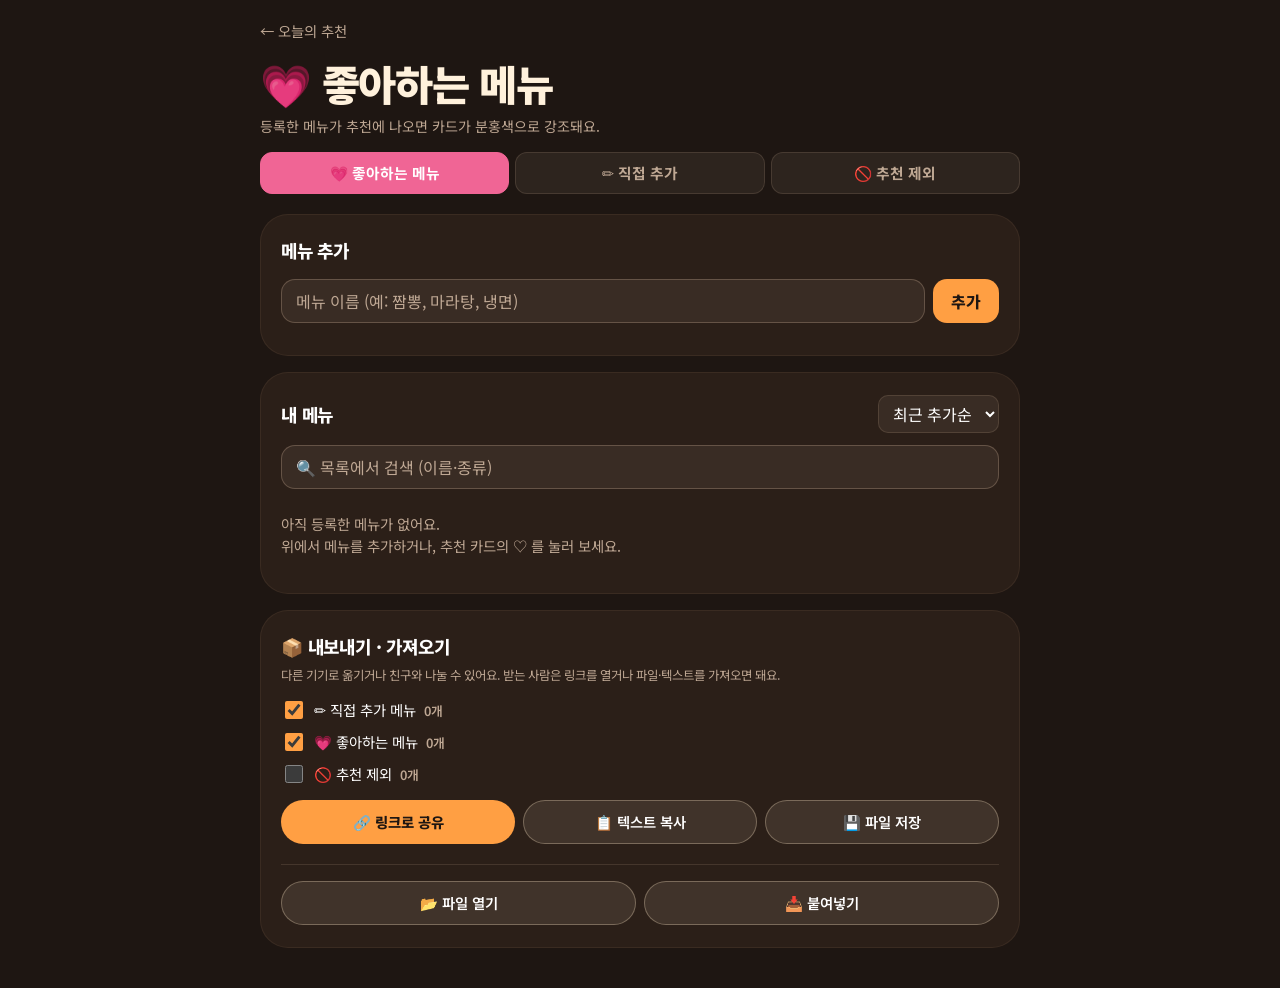
<file: favorites.html>
<!DOCTYPE html>
<html lang="ko">
<head>
  <meta charset="UTF-8" />
  <meta name="viewport" content="width=device-width, initial-scale=1, viewport-fit=cover" />
  <meta name="color-scheme" content="dark" />
  <meta name="theme-color" content="#1E1612" />
  <title>내 메뉴 관리 · 오늘 뭐 먹지?</title>
  <link rel="icon" type="image/svg+xml" href="icon/icon.svg" />
  <link rel="icon" type="image/png" sizes="128x128" href="icon/icon_128.png" />
  <link rel="apple-touch-icon" href="icon/icon_512.png" />
  <link rel="preconnect" href="https://fonts.googleapis.com" />
  <link href="https://fonts.googleapis.com/css2?family=Noto+Sans+KR:wght@400;500;600;700;800;900&display=swap" rel="stylesheet" />
  <link rel="stylesheet" href="style.css" />
</head>
<body class="fav-page">
  <header class="fp-head">
    <a class="fp-back" href="./">← 오늘의 추천</a>
    <h1 id="fp-title">💗 좋아하는 메뉴</h1>
    <p class="fp-sub"><span id="fp-desc"></span> <b id="fp-total"></b></p>
    <div class="fp-tabs" role="tablist" aria-label="내 메뉴 종류">
      <a class="fp-tab" role="tab" href="#favorites" data-tab="fav">💗 좋아하는<span class="wide"> 메뉴</span> <span class="n" id="tab-fav-n"></span></a>
      <a class="fp-tab my" role="tab" href="#custom" data-tab="my">✏️ 직접 추가 <span class="n" id="tab-my-n"></span></a>
      <a class="fp-tab ex" role="tab" href="#excluded" data-tab="ex">🚫 추천 제외 <span class="n" id="tab-ex-n"></span></a>
    </div>
  </header>

  <main class="fp-main" id="fp-main">
    <!-- 추가 -->
    <section class="card">
      <div class="sec-head"><h2 id="add-title">메뉴 추가</h2></div>
      <form id="add-form" class="search" autocomplete="off">
        <input id="add-input" type="search" placeholder="메뉴 이름 (예: 짬뽕, 마라탕, 냉면)" aria-label="추가할 메뉴 이름" />
        <button type="submit">추가</button>
      </form>
      <ul id="suggest" class="fp-suggest" aria-label="메뉴 후보"></ul>
      <!-- 직접 추가 탭: 메뉴 정보 고르기 (안 고른 값은 비슷한 메뉴에서 가져옴) -->
      <div id="editor" class="cm-editor" hidden></div>
    </section>

    <!-- 목록 -->
    <section class="card">
      <div class="sec-head">
        <h2><span id="list-title">내 메뉴</span> <span id="fp-count" class="fp-count"></span></h2>
        <select id="sort" title="정렬">
          <option value="recent">최근 추가순</option>
          <option value="name">이름순</option>
          <option value="cat">종류순</option>
        </select>
      </div>
      <div class="search fp-filter">
        <input id="filter-input" type="search" placeholder="🔍 목록에서 검색 (이름·종류)" aria-label="목록 검색" />
      </div>
      <div class="chips fp-cats" id="cat-filter"></div>
      <ul id="fav-list" class="fp-list"></ul>
    </section>

    <!-- 내보내기 · 가져오기 -->
    <section class="card xfer" id="xfer">
      <div class="sec-head"><h2>📦 내보내기 · 가져오기</h2></div>
      <p class="hint">다른 기기로 옮기거나 친구와 나눌 수 있어요. 받는 사람은 링크를 열거나 파일·텍스트를 가져오면 돼요.</p>
      <div class="xfer-pick" id="xfer-pick">
        <label><input type="checkbox" value="custom" checked /> ✏️ 직접 추가 메뉴 <b id="xp-custom"></b></label>
        <label><input type="checkbox" value="favorites" checked /> 💗 좋아하는 메뉴 <b id="xp-favorites"></b></label>
        <label><input type="checkbox" value="excluded" /> 🚫 추천 제외 <b id="xp-excluded"></b></label>
      </div>
      <div class="xfer-btns">
        <button type="button" class="pill-btn primary" id="xf-link">🔗 링크로 공유</button>
        <button type="button" class="pill-btn soft" id="xf-copy">📋 텍스트 복사</button>
        <button type="button" class="pill-btn soft" id="xf-file">💾 파일 저장</button>
      </div>
      <div class="rule"></div>
      <div class="xfer-btns">
        <button type="button" class="pill-btn soft" id="xf-open">📂 파일 열기</button>
        <button type="button" class="pill-btn soft" id="xf-paste">📥 붙여넣기</button>
        <input type="file" id="xf-input" accept=".json,application/json,text/plain" hidden />
      </div>
      <form id="xf-paste-form" class="xfer-paste" hidden>
        <textarea id="xf-text" rows="4" placeholder="받은 링크나 텍스트를 붙여넣으세요" aria-label="가져올 링크나 텍스트"></textarea>
        <button type="submit" class="pill-btn primary">가져오기</button>
      </form>
    </section>
  </main>

  <!-- 가져오기 미리보기 -->
  <dialog id="import-dlg" class="xfer-dlg" aria-labelledby="import-title">
    <form method="dialog" id="import-form">
      <h2 id="import-title">📥 메뉴 가져오기</h2>
      <p class="hint" id="import-meta"></p>
      <div id="import-secs" class="import-secs"></div>
      <fieldset class="import-mode">
        <legend>가져오는 방법</legend>
        <label><input type="radio" name="mode" value="merge" checked /> <b>합치기</b> <small>내 메뉴는 그대로 두고 새 메뉴만 더해요</small></label>
        <label><input type="radio" name="mode" value="replace" /> <b>바꾸기</b> <small>고른 목록을 받은 것으로 통째로 바꿔요</small></label>
      </fieldset>
      <div class="xfer-btns">
        <button type="button" class="pill-btn" value="cancel" id="import-cancel">취소</button>
        <button type="submit" class="pill-btn primary" value="ok" id="import-ok" autofocus>가져오기</button>
      </div>
    </form>
  </dialog>

  <div id="toast" class="toast" role="status" aria-live="polite"></div>

  <script src="menus.js"></script>
  <script src="custom-menus.js"></script>
  <script src="favorites.js"></script>
  <script src="transfer.js"></script>
  <script src="favorites-page.js"></script>
</body>
</html>
</file>
<file: style.css>
/* 오늘 뭐 먹지? — B안 「식욕 자극」: 노을 하늘 아래 식탁, 짙은 갈색 카드, 주황 강조 */
:root {
  --bg: #1E1612;          /* 식탁 아래 바탕 */
  --card: #2B1F18;
  --card-line: rgba(255, 200, 150, .07);
  --ink: #FFFFFF;
  --cream: #FFF1DC;       /* 메뉴 이름 */
  --soft: #E8D6C4;        /* 링크·보조 글자 */
  --muted: #BFA894;
  --line: rgba(255, 220, 190, .12);
  --field: rgba(255, 220, 190, .07);
  --field-line: rgba(255, 220, 190, .22);
  --accent: #FF9F43;
  --on-accent: #1E1612;
  --fav: #F783AC;
  --radius: 28px;
  --p: 0;                 /* 스크롤 진행도 0~1 (sky.js) */
  --scene-h: clamp(240px, 36svh, 340px);  /* 히어로 아래 식탁 높이 */
  color-scheme: dark;
}

* { box-sizing: border-box; }
html { scroll-behavior: smooth; background: var(--bg); }

body {
  margin: 0;
  font-family: "Noto Sans KR", system-ui, sans-serif;
  background: var(--bg);
  color: var(--ink);
  line-height: 1.5;
  word-break: keep-all;
}

button, select, input { font: inherit; }
button, select { cursor: pointer; }
a { color: var(--soft); text-decoration: none; }
a:hover { color: #fff; }
:focus-visible { outline: 2px solid var(--accent); outline-offset: 2px; }
[hidden] { display: none !important; }

/* ── 하늘 배경 ─────────────────────────────── */
#sky {
  position: fixed;
  inset: 0;
  z-index: 0;
  overflow: hidden;
  pointer-events: none;
  opacity: calc(1 - var(--p) * .9);
  transform: translateY(calc(var(--p) * -50px)) scale(calc(1 + var(--p) * .05));
  filter: saturate(calc(1 - var(--p) * .4));
  will-change: opacity, transform;
}
#sky.off { visibility: hidden; }
#sky > * { position: absolute; inset: 0; }
#sky canvas { width: 100%; height: 100%; }

.sky-grad { position: absolute; inset: 0; opacity: 0; transition: opacity 1.4s ease; }
.sky-grad.on { opacity: 1; }

/* 해 */
#sky .sky-sun {
  inset: auto;
  top: -140px; right: -100px;
  width: 460px; height: 460px;
  border-radius: 50%;
  background: radial-gradient(circle, rgba(255,250,225,1) 0 14%, rgba(255,236,170,.55) 22%, rgba(255,220,140,.18) 42%, transparent 66%);
  opacity: 0;
  transition: opacity 1.4s ease;
}
.sky-sun .rays {
  position: absolute; inset: -30%;
  background: repeating-conic-gradient(from 0deg, rgba(255,245,210,.16) 0 4deg, transparent 4deg 16deg);
  -webkit-mask: radial-gradient(circle, #000 18%, transparent 62%);
          mask: radial-gradient(circle, #000 18%, transparent 62%);
  animation: spin 90s linear infinite;
}
#sky[data-kind="clear"]:not(.night) .sky-sun,
#sky[data-kind="hot"]:not(.night) .sky-sun { opacity: 1; }
#sky[data-kind="partly"]:not(.night) .sky-sun,
#sky[data-kind="cold"]:not(.night) .sky-sun { opacity: .7; }
#sky[data-kind="hot"]:not(.night) .sky-sun { transform: scale(1.25); filter: hue-rotate(-12deg) saturate(1.4); }
@keyframes spin { to { transform: rotate(360deg); } }

/* 달 */
#sky .sky-moon {
  inset: auto;
  top: 9%; right: 12%;
  width: 74px; height: 74px;
  border-radius: 50%;
  background: radial-gradient(circle at 35% 35%, #fffdf2, #f1e8c8 70%);
  box-shadow: 0 0 40px 12px rgba(255, 248, 215, .25), 0 0 120px 40px rgba(180, 200, 255, .12);
  opacity: 0;
  transition: opacity 1.4s ease;
}
.sky-moon::after { /* 초승달 그림자 */
  content: ""; position: absolute; inset: 0; border-radius: 50%;
  box-shadow: inset -14px -6px 0 0 rgba(20, 30, 70, .22);
}
#sky.night[data-kind="clear"] .sky-moon,
#sky.night[data-kind="hot"] .sky-moon,
#sky.night[data-kind="cold"] .sky-moon { opacity: 1; }
#sky.night[data-kind="partly"] .sky-moon { opacity: .8; }

/* 구름 */
.cloud {
  position: absolute;
  left: 0;
  width: var(--w);
  height: calc(var(--w) * .5);
  opacity: var(--o);
  background:
    radial-gradient(closest-side, var(--c) 62%, transparent) 4% 78% / 44% 56% no-repeat,
    radial-gradient(closest-side, var(--c) 62%, transparent) 36% 30% / 46% 80% no-repeat,
    radial-gradient(closest-side, var(--c) 62%, transparent) 68% 42% / 44% 70% no-repeat,
    radial-gradient(closest-side, var(--c) 62%, transparent) 96% 78% / 42% 54% no-repeat,
    radial-gradient(closest-side, var(--c) 70%, transparent) 50% 92% / 94% 46% no-repeat;
  filter: blur(5px);
  animation: drift linear infinite;
}
@keyframes drift { from { transform: translateX(-100%); } to { transform: translateX(100vw); } }

/* 안개 */
.sky-fog {
  opacity: 0;
  transition: opacity 1.4s ease;
  background:
    linear-gradient(180deg, transparent 30%, rgba(255,255,255,.35) 55%, transparent 70%, rgba(255,255,255,.3) 85%, transparent),
    repeating-linear-gradient(90deg, rgba(255,255,255,.14) 0 180px, rgba(255,255,255,0) 180px 420px);
  background-size: 100% 100%, 840px 100%;
  filter: blur(14px);
  animation: fog 40s linear infinite;
}
#sky[data-kind="fog"] .sky-fog { opacity: 1; }
#sky[data-kind="fog"].night .sky-fog { opacity: .45; }
@keyframes fog { to { background-position: 0 0, 840px 0; } }

/* 번개 */
.sky-flash { background: #fff; opacity: 0; }
.sky-flash.go { animation: flash 1.1s ease-out; }
@keyframes flash { 0% { opacity: 0; } 4% { opacity: .55; } 9% { opacity: .05; } 14% { opacity: .4; } 100% { opacity: 0; } }


/* 해 질 녘이면 해를 지평선 가까이 */
#sky.dusk .sky-sun { opacity: 1; top: auto; bottom: calc(var(--scene-h) - 140px); right: -80px; width: 380px; height: 380px; }
#sky.dusk .sky-sun .rays { opacity: .5; }


/* ── 히어로 ────────────────────────────────── */
.hero {
  position: relative;
  z-index: 1;
  min-height: 100vh;
  min-height: 100svh;
  display: flex;
  flex-direction: column;
  color: #fff;
  overflow: hidden;
}

/* 식탁 장면 (맨 아래, 화면 전체 너비) */
.scene { position: absolute; left: 0; right: 0; bottom: 0; height: var(--scene-h); pointer-events: none; }
.scene .hills { position: absolute; left: 0; top: -44px; width: 100%; height: 52px; display: block; }
.scene .table {
  position: absolute; inset: 0;
  background: linear-gradient(180deg, #8A4E2C 0%, #5A321D 48%, var(--bg) 100%);
}
.scene .grain { position: absolute; left: 0; top: 4px; width: 100%; height: 80px; }
.scene .glow {
  position: absolute; left: var(--dish-x, 50%); top: -60px; width: 520px; height: 300px; transform: translateX(-50%);
  background: radial-gradient(closest-side, rgba(255, 180, 90, .5), rgba(255, 180, 90, 0));
}

/* 그릇·접시 */
.dish {
  --w: min(300px, 76vw);
  --broth: #E8C88E; --broth-hi: #FBEBC6; --broth-lo: #C99A5A;
  position: absolute; left: var(--dish-x, 50%); top: 14px; width: var(--w);
  transform: translateX(-50%);
  animation: dish-in .7s ease both;
}
.dish.swap { animation: dish-swap .5s ease; }
@keyframes dish-in { from { opacity: 0; transform: translate(-50%, 16px); } }
@keyframes dish-swap { 0% { transform: translate(-50%, 0) scale(1); } 40% { transform: translate(-50%, 6px) scale(.96); } 100% { transform: translate(-50%, 0) scale(1); } }
.dish .vessel { display: block; width: 100%; height: auto; overflow: visible; }
.dish[data-type="bowl"] .plate, .dish[data-type="cold"] .plate { display: none; }
.dish[data-type="plate"] .bowl { display: none; }
.dish:not([data-type="cold"]) .ice { display: none; }
.dish[data-broth="red"] { --broth: #D9482B; --broth-hi: #F07A4E; --broth-lo: #A8301C; }
.dish[data-broth="brown"] { --broth: #A86A3A; --broth-hi: #D4955A; --broth-lo: #7A4524; }
.dish[data-broth="clear"] { --broth: #EFE3C2; --broth-hi: #FFF8E4; --broth-lo: #D8C49A; }
.dish[data-type="cold"] { --broth: #C9DCE0; --broth-hi: #F1F8F8; --broth-lo: #9FBDC4; }

/* 음식(이모지)이 그릇 국물 위에 담긴 모양 */
.dish .food {
  position: absolute; left: 50%; top: calc(var(--w) * 30 / 300);
  transform: translate(-50%, -70%);
  font-size: calc(var(--w) * .34); line-height: 1;
  filter: drop-shadow(0 6px 8px rgba(40, 15, 5, .45));
}
.dish[data-type="plate"] .food { top: calc(var(--w) * 72 / 300); transform: translate(-50%, -62%); font-size: calc(var(--w) * .38); }
.dish .steam { position: absolute; left: 50%; bottom: calc(100% - var(--w) * 26 / 300); width: 44%; transform: translateX(-50%); overflow: visible; }
.dish:not([data-type="bowl"]) .steam { display: none; }
.steam path { opacity: 0; animation: steam 3.6s ease-in-out infinite; }
.steam .s2 { animation-delay: 1.2s; }
.steam .s3 { animation-delay: 2.4s; }
@keyframes steam { 0% { transform: translateY(8px); opacity: 0; } 30% { opacity: .5; } 100% { transform: translateY(-26px); opacity: 0; } }
.dish .chopsticks { position: absolute; right: -9%; top: -26%; width: 12%; transform: rotate(28deg); transform-origin: 50% 50%; }

.hero-inner {
  position: relative; z-index: 1; flex: 1;
  width: min(1040px, 100%); margin: 0 auto;
  padding: max(20px, env(safe-area-inset-top)) 24px 24px;
  display: flex; flex-direction: column;
  text-shadow: 0 1px 10px rgba(60, 20, 40, .45);
}

.hero-top { display: flex; align-items: flex-start; justify-content: space-between; gap: 10px; }
.loc { min-width: 0; display: flex; flex-wrap: wrap; align-items: center; gap: 6px 10px; }
.loc-name { display: flex; align-items: center; gap: 6px; min-width: 0; font-size: 1.55rem; font-weight: 800; letter-spacing: -.02em; }
.loc-name svg { flex: none; }
.loc-name span { white-space: nowrap; overflow: hidden; text-overflow: ellipsis; }
.pill, .hero-chips span {
  display: inline-flex; align-items: center; gap: 4px; white-space: nowrap;
  font-size: .82rem; font-weight: 600; padding: 5px 11px; border-radius: 999px;
  background: rgba(30, 15, 30, .3); border: 1px solid rgba(255, 255, 255, .32);
  text-shadow: none; backdrop-filter: blur(6px); -webkit-backdrop-filter: blur(6px);
}
.top-btns { display: flex; gap: 6px; flex: none; }

.round-btn {
  position: relative; width: 44px; height: 44px; flex: none; padding: 0;
  display: grid; place-items: center; border-radius: 50%;
  color: #fff; background: rgba(30, 15, 30, .25); border: 1px solid rgba(255, 255, 255, .3);
  backdrop-filter: blur(8px); -webkit-backdrop-filter: blur(8px);
  font-size: 1.1rem; text-shadow: none; transition: background .15s, transform .15s;
}
.round-btn:hover { background: rgba(30, 15, 30, .4); color: #fff; }
.round-btn .count:not(:empty) {
  position: absolute; top: -4px; right: -4px; min-width: 18px; height: 18px; padding: 0 5px;
  border-radius: 9px; background: var(--fav); color: #fff; font-size: .68rem; font-weight: 800; line-height: 18px; text-align: center;
}
.kid-btn.on { background: rgba(64, 192, 87, .85); border-color: #fff; }
.near-btn.on { background: rgba(255, 159, 67, .9); border-color: #fff; }
.near-btn.on::after {
  content: "✓"; position: absolute; right: -3px; bottom: -3px; width: 17px; height: 17px; border-radius: 50%;
  background: #fff; color: #d9480f; font-size: .65rem; font-weight: 900; line-height: 17px; text-align: center;
}
.kid-btn.on::after {
  content: "✓"; position: absolute; right: -3px; bottom: -3px; width: 17px; height: 17px; border-radius: 50%;
  background: #fff; color: #2b8a3e; font-size: .65rem; font-weight: 900; line-height: 17px; text-align: center;
}

/* 오늘의 한 그릇 */
.hero-copy { margin: clamp(18px, 5vh, 52px) 0 calc(var(--scene-h) - 96px); max-width: 640px; }
.kicker { margin: 0; font-size: 1.05rem; font-weight: 500; }
.hero h1 {
  margin: 2px 0 0; color: var(--cream);
  font-weight: 900; letter-spacing: -.045em; line-height: 1.05;
  font-size: clamp(64px, 22vw, 120px);
  overflow-wrap: anywhere;
}
.hero h1[data-len="m"] { font-size: clamp(52px, 17vw, 104px); }
.hero h1[data-len="l"] { font-size: clamp(42px, 12.5vw, 84px); }
.hero h1[data-len="xl"] { font-size: clamp(34px, 9.6vw, 68px); }
.hero h1.pop { animation: rise .55s ease both; }
@keyframes rise { from { opacity: 0; transform: translateY(10px); } }
.tagline { margin: 10px 0 0; font-size: 1.3rem; font-weight: 700; line-height: 1.4; letter-spacing: -.02em; }
.fav-flag {
  display: inline-block; vertical-align: middle; margin-left: 6px; padding: 2px 9px; border-radius: 999px;
  font-size: .78rem; font-weight: 800; color: #fff; background: var(--fav); text-shadow: none; letter-spacing: 0;
}
.hero-chips { display: flex; flex-wrap: wrap; gap: 8px; margin-top: 14px; }
.hero-chips .accent { background: var(--accent); border-color: var(--accent); color: var(--on-accent); font-weight: 800; }
.hero-chips .kid { background: rgba(64, 192, 87, .8); border-color: rgba(255,255,255,.6); }
.hero-chips .drink { background: rgba(177, 92, 214, .8); border-color: rgba(255,255,255,.6); }
.hero-chips .light { background: rgba(32, 201, 151, .8); border-color: rgba(255,255,255,.6); }
.hero-chips .near { background: rgba(255, 120, 60, .8); border-color: rgba(255,255,255,.6); }
.hero-chips .mine { background: rgba(247, 131, 172, .85); border-color: rgba(255,255,255,.6); }

/* 추천 근거 (종류 꼬리표 + 문장) */
.hero-why, .why-list ul { list-style: none; margin: 12px 0 0; padding: 0; display: grid; gap: 4px; font-size: .86rem; }
.why { display: flex; gap: 8px; align-items: baseline; line-height: 1.4; }
.why .tag {
  flex: none; padding: 0 7px; border-radius: 6px; font-size: .72rem; font-weight: 700; white-space: nowrap; text-shadow: none;
  color: var(--kc); background: color-mix(in srgb, var(--kc) 18%, rgba(20, 10, 10, .35));
  border: 1px solid color-mix(in srgb, var(--kc) 45%, transparent);
}
.why-weather { --kc: #8ECBFF; }
.why-season { --kc: #FFB46B; }
.why-region { --kc: #E39BFF; }
.why-nearby { --kc: #9BE7A6; }
.why-meal { --kc: #E3D3C3; }
.why-mine { --kc: #F783AC; }

.hero-actions { margin-top: auto; display: flex; gap: 8px; max-width: 560px; width: 100%; text-shadow: none; }
.hero-actions .round-btn.soft { background: rgba(255, 230, 200, .1); border-color: rgba(255, 230, 200, .3); }
#btn-fav svg { fill: none; }
#btn-fav.on { background: var(--fav); border-color: var(--fav); animation: pop .35s ease; }
#btn-fav.on svg { fill: #fff; }
@keyframes pop { 50% { transform: scale(1.18); } }
.pill-btn {
  flex: 1; min-width: 0; height: 44px; padding: 0 12px; border-radius: 22px;
  display: inline-flex; align-items: center; justify-content: center; gap: 6px;
  font-size: .9rem; font-weight: 600; white-space: nowrap; color: #fff;
}
.pill-btn svg { flex: none; }
.pill-btn.primary { flex: 1.3; background: var(--accent); color: var(--on-accent); font-weight: 800; border: 0; }
.pill-btn.primary:hover { color: var(--on-accent); filter: brightness(1.06); }
.pill-btn.soft { background: rgba(255, 230, 200, .1); border: 1px solid rgba(255, 230, 200, .3); }
.pill-btn.soft:hover { background: rgba(255, 230, 200, .18); }

.placeholder-copy { opacity: .9; }


/* ── 아래쪽 카드 ──────────────────────────── */
.below {
  position: relative; z-index: 1;
  width: min(980px, 100%); margin: 0 auto;
  padding: 6px 16px 0;
  display: flex; flex-direction: column; gap: 14px;
}
.card {
  display: block; background: var(--card); border: 1px solid var(--card-line); border-radius: var(--radius);
  padding: 26px 22px 22px; color: var(--ink);
  scroll-margin-top: 16px;
}
.card h2, .sec-head h2 { margin: 0; font-size: 1.12rem; font-weight: 800; letter-spacing: -.01em; }
.sec-head { display: flex; align-items: center; justify-content: space-between; gap: 8px 12px; flex-wrap: wrap; }
.note { font-size: .76rem; color: var(--muted); margin: 12px 0 0; }
.empty { color: var(--muted); font-size: .9rem; padding: 14px 0; list-style: none; }
.hint { font-size: .78rem; color: var(--muted); }
.link-btn {
  display: inline-flex; align-items: center; gap: 2px; padding: 4px 0; border: 0; background: none;
  color: var(--soft); font-size: .92rem;
}
.link-btn:hover { color: #fff; }
.link-btn[aria-expanded="true"] svg { transform: rotate(90deg); }

/* 이런 메뉴도 */
.alts-line { margin: 0; font-size: 1.05rem; font-weight: 700; line-height: 1.5; white-space: pre-line; }
.rule { height: 1px; background: var(--line); margin: 20px 0 16px; }
.alt-grid { display: grid; grid-template-columns: repeat(5, minmax(0, 1fr)); gap: 4px; }
.alt {
  position: relative; display: flex; flex-direction: column; align-items: center; gap: 6px;
  padding: 6px 2px 8px; border: 0; border-radius: 16px; background: none; color: #fff; text-align: center;
  transition: background .15s, transform .15s;
  animation: rise .5s ease both;
}
.alt:hover { background: rgba(255, 220, 190, .06); transform: translateY(-2px); }
.alt .disc {
  --in: #EFE6DA; --mid: #EADBC4;
  width: 56px; height: 56px; border-radius: 50%; display: grid; place-items: center; font-size: 28px; line-height: 1;
  background: radial-gradient(circle, var(--mid) 0 58%, var(--in) 59% 70%, #3D2C22 71%);
}
.alt .disc[data-broth="red"] { --mid: #D9482B; --in: #EFE6DA; }
.alt .disc[data-broth="brown"] { --mid: #B5713E; --in: #4A3A30; }
.alt .disc[data-broth="cream"] { --mid: #E9C78A; --in: #2B2B2E; }
.alt .disc[data-broth="clear"] { --mid: #EFE3C2; --in: #EFE6DA; }
.alt .disc[data-type="cold"] { --mid: #C9DCE0; --in: #EFE6DA; }
.alt b { font-size: .9rem; font-weight: 700; line-height: 1.3; display: -webkit-box; -webkit-line-clamp: 2; -webkit-box-orient: vertical; overflow: hidden; }
.alt small { font-size: .72rem; color: var(--muted); line-height: 1.3; display: -webkit-box; -webkit-line-clamp: 2; -webkit-box-orient: vertical; overflow: hidden; }
.alt.fav .disc { box-shadow: 0 0 0 2px var(--fav), 0 0 16px rgba(247, 131, 172, .5); }
.alt .heart { position: absolute; top: 2px; right: calc(50% - 36px); font-size: .8rem; color: var(--fav); }
.score-curve { display: block; width: 100%; height: 84px; margin-top: 10px; overflow: visible; }
.score-curve text { font: 700 13px "Noto Sans KR", sans-serif; fill: var(--cream); }
.alts-foot { display: flex; align-items: center; justify-content: space-between; gap: 8px; margin-top: 8px; }
.why-list { margin-top: 10px; display: grid; gap: 14px; }
.why-list .wl-name { font-weight: 800; font-size: .95rem; }
.why-list ul { margin-top: 6px; font-size: .82rem; }

/* 지금 갈 수 있는 곳 */
.near { padding: 24px 24px 22px; transition: transform .15s; }
.near:hover { color: #fff; transform: translateY(-2px); }
.near-head { display: flex; align-items: center; gap: 8px; color: var(--soft); font-size: .98rem; font-weight: 500; }
.near-head svg { color: var(--accent); }
.near-body { display: flex; align-items: flex-end; justify-content: space-between; gap: 12px; margin-top: 12px; }
.near-body p { margin: 0; font-size: 1.22rem; font-weight: 700; line-height: 1.45; white-space: pre-line; }
.near-num { font-size: 3.4rem; font-weight: 800; letter-spacing: -.04em; line-height: 1; color: var(--accent); white-space: nowrap; }
.near-num small { font-size: 1.4rem; margin-left: 2px; }

/* 주변 식당 */
.ext { display: flex; gap: 14px; }
.ext a { display: inline-flex; align-items: center; font-size: .88rem; }
.ext a::after { content: "›"; margin-left: 4px; font-size: 1.1rem; line-height: 1; }
.places-body { display: grid; grid-template-columns: minmax(0, 1.25fr) minmax(0, 1fr); gap: 18px; margin-top: 14px; }
#map { height: 400px; border-radius: 18px; overflow: hidden; position: relative; z-index: 0; background: #33251C; }
.place-list { list-style: none; margin: 0; padding: 0; max-height: 400px; overflow-y: auto; counter-reset: pl; scrollbar-width: thin; scrollbar-color: rgba(255,220,190,.2) transparent; }
.place {
  counter-increment: pl;
  display: flex; align-items: center; gap: 12px; padding: 13px 4px; cursor: pointer;
  border-bottom: 1px solid var(--line); border-radius: 0; transition: background .15s;
}
.place:last-child { border-bottom: 0; }
.place:hover { background: rgba(255, 220, 190, .04); }
.place::before {
  content: counter(pl); flex: none; width: 24px; height: 24px; border-radius: 50%;
  display: grid; place-items: center; font-size: .72rem; font-weight: 800;
  background: rgba(255, 220, 190, .14); color: var(--soft);
}
.place.hit::before { background: var(--accent); color: var(--on-accent); }
.place .tx { flex: 1; min-width: 0; display: flex; flex-direction: column; }
.place .pn { font-size: 1rem; font-weight: 700; overflow: hidden; text-overflow: ellipsis; white-space: nowrap; }
.place .meta { font-size: .8rem; color: var(--muted); overflow: hidden; text-overflow: ellipsis; white-space: nowrap; }
.place .meta .lv { color: var(--accent); }
.place:not(.hit) .meta .lv { color: var(--soft); }
.place .dist { flex: none; font-size: .92rem; }
.user-dot { width: 16px; height: 16px; border-radius: 50%; background: #4C7DF0; border: 3px solid #fff; box-shadow: 0 0 0 2px #4C7DF0; }

/* 카카오맵 마커·말풍선 */
.map-dot { width: 12px; height: 12px; border-radius: 50%; background: #8a7d72; border: 2px solid #fff; box-shadow: 0 1px 3px rgba(0,0,0,.35); cursor: pointer; }
.map-dot.strong { width: 18px; height: 18px; background: var(--accent); }
.map-dot:hover { transform: scale(1.2); }
.map-pop { position: relative; margin-bottom: 14px; background: #2B1F18; color: #fff; border-radius: 12px; padding: 9px 26px 9px 12px; font-size: .82rem; line-height: 1.45; box-shadow: 0 3px 14px rgba(0,0,0,.4); white-space: nowrap; }
.map-pop::after { content: ""; position: absolute; left: 50%; bottom: -7px; margin-left: -7px; border: 7px solid transparent; border-bottom: 0; border-top-color: #2B1F18; }
.map-pop a { color: var(--accent); font-weight: 700; }
.map-pop-x { position: absolute; top: 2px; right: 4px; border: 0; background: none; font-size: 1rem; line-height: 1; color: var(--muted); cursor: pointer; padding: 4px; }
.map-fail { height: 100%; display: grid; place-items: center; text-align: center; padding: 16px; color: var(--muted); font-size: .9rem; }
.leaflet-popup-content-wrapper, .leaflet-popup-tip { background: #2B1F18; color: #fff; }
.leaflet-popup-content a { color: var(--accent); }

/* 입력칸·칩 */
.search { display: flex; gap: 8px; margin-top: 16px; }
.search input {
  flex: 1; min-width: 0; height: 44px; padding: 0 14px; border-radius: 14px;
  border: 1px solid var(--field-line); background: var(--field); color: #fff;
}
.search input::placeholder { color: var(--muted); }
.search input:focus { outline: none; border-color: var(--accent); }
.search button {
  flex: none; height: 44px; padding: 0 16px; border: 0; border-radius: 14px;
  background: var(--accent); color: var(--on-accent); font-weight: 800;
}
.search #btn-locate { width: 44px; padding: 0; display: grid; place-items: center; background: var(--field); color: #fff; border: 1px solid var(--field-line); }
.chips { display: flex; flex-wrap: wrap; gap: 8px; }
.chip {
  height: 36px; padding: 0 14px; border-radius: 18px;
  border: 1px solid var(--field-line); background: transparent; color: #fff; font-size: .88rem;
}
.chip:hover { border-color: rgba(255, 220, 190, .5); }
.chip.on { background: var(--accent); border-color: var(--accent); color: var(--on-accent); font-weight: 800; }
.chip.off { opacity: .4; text-decoration: line-through; }

/* 레시피 */
.recipe-variants { margin-top: 14px; }
.recipe-sites { display: grid; grid-template-columns: repeat(4, minmax(0, 1fr)); gap: 10px; margin-top: 16px; }
.site {
  display: flex; align-items: center; justify-content: space-between; gap: 8px; min-width: 0;
  min-height: 56px; padding: 8px 16px; border-radius: 16px; background: var(--field); color: #fff;
  transition: background .15s, transform .15s;
}
.site:hover { background: rgba(255, 220, 190, .13); transform: translateY(-2px); color: #fff; }
.site .ico { display: none; }
.site .tx { min-width: 0; display: grid; }
.site .tx b { font-size: .95rem; font-weight: 600; overflow: hidden; text-overflow: ellipsis; white-space: nowrap; }
.site .tx small { font-size: .72rem; color: var(--muted); overflow: hidden; text-overflow: ellipsis; white-space: nowrap; }
.site .go { color: var(--soft); flex: none; }
.recipe-sites .empty { grid-column: 1 / -1; }
.recipe-recent:not(:empty) { display: flex; flex-wrap: wrap; align-items: center; gap: 6px; margin-top: 14px; }
.recipe-recent .lbl { font-size: .78rem; color: var(--muted); font-weight: 600; margin-right: 2px; }
.recipe-recent .chip { height: 30px; font-size: .8rem; padding: 0 11px; }
.recipe-recent .clear { border: 0; background: none; color: var(--muted); font-size: .78rem; text-decoration: underline; padding: 2px 4px; }

/* 설정: 이름 ↔ 값 줄 */
.settings { padding-bottom: 10px; }
.settings h2 { margin-bottom: 6px; }
.row {
  display: flex; align-items: center; justify-content: space-between; gap: 12px;
  min-height: 56px; padding: 8px 0; border-bottom: 1px solid var(--line); color: #fff;
}
.row:last-child { border-bottom: 0; }
.row.col { flex-direction: column; align-items: stretch; padding: 14px 0; }
.row.col .search { margin-top: 10px; }
.row.col .chips { margin-top: 10px; }
.row-label { font-size: 1rem; color: var(--soft); display: flex; flex-direction: column; }
.row.col .row-label { flex-direction: row; justify-content: space-between; gap: 10px; }
.row-label small { font-size: .74rem; color: var(--muted); }
.row-val { font-weight: 600; color: #fff; display: inline-flex; align-items: center; gap: 2px; text-align: right; }
.row select {
  height: 38px; padding: 0 34px 0 14px; border-radius: 12px; font-weight: 600;
  border: 1px solid var(--field-line); color: #fff;
  background: var(--field) url("data:image/svg+xml,%3Csvg xmlns='http://www.w3.org/2000/svg' width='14' height='14' viewBox='0 0 24 24' fill='none' stroke='%23E8D6C4' stroke-width='2.4' stroke-linecap='round'%3E%3Cpath d='M6 9l6 6 6-6'/%3E%3C/svg%3E") no-repeat right 12px center;
  -webkit-appearance: none; appearance: none;
}
.row select option { background: #2B1F18; }
.seg { display: inline-flex; padding: 3px; border-radius: 14px; background: var(--field); border: 1px solid var(--field-line); }
.seg button { border: 0; background: none; color: #fff; padding: 6px 16px; border-radius: 11px; font-weight: 600; }
.seg button.on { background: var(--accent); color: var(--on-accent); font-weight: 800; }
.link-row:hover { color: #fff; }
.link-row:hover .row-val { color: var(--accent); }

/* 💤 일주일간 안 보는 메뉴 (펼쳐 보기) */
.snooze-row { padding: 0; }
.snooze-head {
  width: 100%; min-height: 56px; padding: 8px 0; border: 0; background: none; font: inherit; text-align: left; cursor: pointer;
  align-items: center;
}
.snooze-head > span:first-child { display: flex; flex-direction: column; }
.snooze-head:hover .row-val { color: var(--accent); }
.snooze-head .chev { transition: transform .15s; }
.snooze-head[aria-expanded="true"] .chev { transform: rotate(180deg); }
.snooze-list { list-style: none; margin: 0 0 12px; padding: 0; display: flex; flex-direction: column; gap: 6px; }
.snooze-list li {
  display: flex; align-items: center; gap: 10px; padding: 8px 10px 8px 12px;
  border-radius: 14px; background: var(--field); border: 1px solid var(--field-line);
}
.snooze-list .nm { flex: 1; min-width: 0; font-weight: 600; overflow: hidden; text-overflow: ellipsis; white-space: nowrap; }
.snooze-list .left { font-size: .78rem; color: var(--muted); flex: none; }
.snooze-list button {
  flex: none; height: 30px; padding: 0 12px; border-radius: 999px; font: inherit; font-size: .8rem; font-weight: 700;
  border: 1px solid var(--field-line); background: none; color: var(--soft); cursor: pointer;
}
.snooze-list button:hover { color: var(--on-accent); background: var(--accent); border-color: var(--accent); }
.snooze-list .all { justify-content: flex-end; background: none; border: 0; padding: 2px 0 0; }

/* 아이와 함께 스위치 */
.switch { cursor: pointer; }
.switch input { position: absolute; opacity: 0; pointer-events: none; }
.switch .track { position: relative; flex: none; width: 48px; height: 28px; border-radius: 999px; background: rgba(255, 220, 190, .18); transition: background .15s; }
.switch .track::after {
  content: ""; position: absolute; top: 3px; left: 3px; width: 22px; height: 22px; border-radius: 50%;
  background: #fff; box-shadow: 0 1px 3px rgba(0,0,0,.35); transition: transform .15s;
}
.switch input:checked + .track { background: #40c057; }
.switch input:checked + .track::after { transform: translateX(20px); }
.switch input:focus-visible + .track { outline: 2px solid var(--accent); outline-offset: 2px; }

/* 아래 내비 */
.bottom-nav {
  position: relative; z-index: 1; width: min(980px, 100%); margin: 0 auto;
  display: flex; align-items: center; justify-content: space-between; padding: 24px 28px 16px;
}
.icon-btn { width: 44px; height: 44px; display: grid; place-items: center; color: #fff; }
.dots { display: flex; align-items: center; gap: 4px; }
.dots button { width: 22px; height: 28px; padding: 0; border: 0; background: none; display: grid; place-items: center; }
.dots button::before { content: ""; width: 8px; height: 8px; border-radius: 4px; background: rgba(255, 230, 200, .35); transition: width .2s, background .2s; }
.dots button.on { width: 30px; }
.dots button.on::before { width: 20px; background: var(--accent); }

footer { position: relative; z-index: 1; text-align: center; color: var(--muted); font-size: .72rem; padding: 0 16px max(24px, env(safe-area-inset-bottom)); }


/* 알림 (아래에서 올라옴) */
.toast {
  position: fixed; left: 50%; bottom: max(20px, env(safe-area-inset-bottom)); z-index: 50;
  transform: translate(-50%, 20px); opacity: 0; pointer-events: none;
  max-width: calc(100% - 32px); padding: 11px 18px; border-radius: 16px;
  background: rgba(58, 42, 32, .96); color: #fff; font-size: .88rem; border: 1px solid rgba(255, 220, 190, .15);
  box-shadow: 0 8px 24px rgba(0,0,0,.4); transition: opacity .2s, transform .2s;
}
.toast.show { opacity: 1; transform: translate(-50%, 0); pointer-events: auto; }
.toast .undo { margin-left: 8px; border: 0; background: none; color: var(--accent); font-weight: 800; padding: 0; }


/* ── 좋아하는 메뉴 페이지 ───────────────────── */
.fav-page { min-height: 100vh; }
.fp-head, .fp-main { width: min(760px, calc(100% - 32px)); margin: 0 auto; }
.fp-head { padding: max(18px, env(safe-area-inset-top)) 0 8px; }
.fp-back { display: inline-block; color: var(--muted); text-decoration: none; font-size: .9rem; }
.fp-back:hover { color: var(--accent); }
.fp-head h1 { font-weight: 900; letter-spacing: -.03em; color: var(--cream); font-size: clamp(1.9rem, 6vw, 2.6rem); margin: 10px 0 2px; }
.fp-sub { margin: 0; color: var(--muted); font-size: .88rem; }
.fp-sub b { color: var(--fav); }
.fp-main { display: grid; grid-template-columns: minmax(0, 1fr); gap: 16px; padding: 12px 0 40px; }
.fp-main .search button { padding: 0 18px; }
.fp-main select { border: 1px solid var(--line); border-radius: 10px; padding: 5px 10px; background: var(--field); color: var(--ink); }
.fp-count:not(:empty) { margin-left: 4px; padding: 0 8px; border-radius: 999px; background: #f06595; color: #fff; font-size: .8rem; vertical-align: middle; }
.fp-cats:not(:empty) { margin-top: 10px; }
.fav-page .chip.on { background: #f06595; border-color: #f06595; color: #fff; }

.fp-suggest, .fp-list { list-style: none; margin: 10px 0 0; padding: 0; display: grid; gap: 6px; }
.fp-suggest li, .fp-item {
  display: flex; align-items: center; gap: 10px;
  border: 1px solid var(--line); border-radius: 12px; padding: 8px 10px;
}
.fp-suggest li.custom { border-style: dashed; }
.fp-suggest .em, .fp-item .em { font-size: 1.6rem; line-height: 1; flex: none; width: 1.8em; text-align: center; }
.fp-suggest .tx, .fp-item .tx { flex: 1; min-width: 0; display: grid; }
.fp-suggest .tx small, .fp-item .tx small { color: var(--muted); font-size: .78rem; overflow: hidden; text-overflow: ellipsis; white-space: nowrap; }
.fp-item .date { font-size: .7rem !important; }
.fp-add { flex: none; border: 0; border-radius: 999px; padding: 5px 12px; background: #f06595; color: #fff; font-size: .82rem; font-weight: 700; }
.fp-add.done { background: var(--line); color: var(--muted); cursor: default; }
.fp-item { border-color: color-mix(in srgb, #f06595 35%, var(--line)); background: color-mix(in srgb, #f06595 5%, var(--card)); }
.fp-item .acts { display: flex; gap: 4px; flex: none; }
.fp-map, .fp-del {
  width: 34px; height: 34px; display: grid; place-items: center; border-radius: 10px;
  border: 1px solid var(--line); background: var(--field); text-decoration: none; font-size: 1rem;
}
.fp-del:hover { border-color: #fa5252; background: color-mix(in srgb, #fa5252 12%, var(--field)); }
.fp-map:hover { border-color: var(--accent); }

/* 탭: 좋아하는 메뉴 / 추천 제외 */
.fp-tabs { display: flex; gap: 6px; margin-top: 14px; }
.fp-tab {
  flex: 1; text-align: center; padding: 9px 10px; border-radius: 12px; text-decoration: none; font-weight: 700; font-size: .92rem;
  color: var(--muted); background: var(--field); border: 1px solid var(--line);
}
.fp-tab .n:not(:empty) { margin-left: 2px; padding: 0 7px; border-radius: 999px; background: var(--line); color: var(--ink); font-size: .75rem; }
.fp-tab.on { color: #fff; background: #f06595; border-color: #f06595; }
.fp-tab.ex.on { background: #495057; border-color: #495057; }
.fp-tab.on .n:not(:empty) { background: rgba(255,255,255,.3); color: #fff; }
.fp-move {
  width: 34px; height: 34px; display: grid; place-items: center; border-radius: 10px;
  border: 1px solid var(--line); background: var(--field); font-size: .95rem;
}
.fp-move:hover { border-color: var(--accent); }
.fp-suggest .move-note { color: #e8590c !important; }
/* 추천 제외 탭은 회색 톤 */
.ex-tab .fp-sub b { color: #ced4da; }
.ex-tab .fp-count:not(:empty) { background: #868e96; }
.ex-tab .chip.on { background: #495057; border-color: #495057; }
.ex-tab .fp-add { background: #495057; }
.ex-tab .fp-add.done { background: var(--line); color: var(--muted); }
.ex-tab .fp-item { border-color: var(--line); background: var(--card); }
.ex-tab .fp-item .em { filter: grayscale(.6); }



/* 직접 추가 탭: 주황 톤 */
.fp-tab { white-space: nowrap; }
@media (max-width: 480px) {
  .fp-tab { padding: 9px 4px; font-size: .84rem; }
  .fp-tab .wide { display: none; }
}
.fp-tab.my.on { background: var(--accent); border-color: var(--accent); color: var(--on-accent); }
.fp-tab.my.on .n:not(:empty) { background: rgba(30, 22, 18, .25); color: var(--on-accent); }
.my-tab .fp-sub b { color: var(--accent); }
.my-tab .fp-count:not(:empty) { background: var(--accent); color: var(--on-accent); }
.my-tab .chip.on { background: var(--accent); border-color: var(--accent); color: var(--on-accent); }
.my-tab .fp-item { border-color: color-mix(in srgb, var(--accent) 35%, var(--line)); background: color-mix(in srgb, var(--accent) 5%, var(--card)); }
.my-tab .fp-item .tx small { white-space: normal; }
.my-tab .fp-item.fav { box-shadow: inset 3px 0 0 var(--fav); }
.fp-fav, .fp-edit {
  width: 34px; height: 34px; display: grid; place-items: center; border-radius: 10px;
  border: 1px solid var(--line); background: var(--field); font-size: .95rem; color: #fff;
}
.fp-fav.on { border-color: var(--fav); background: color-mix(in srgb, var(--fav) 22%, var(--field)); }
.fp-fav:hover, .fp-edit:hover { border-color: var(--accent); }
.fp-item .mine-tag { color: var(--accent) !important; }

/* 메뉴 정보 고르기 */
.cm-editor { margin-top: 12px; display: grid; gap: 12px; padding: 14px; border: 1px dashed color-mix(in srgb, var(--accent) 50%, var(--line)); border-radius: 16px; }
.cm-editor .cm-head { display: flex; align-items: center; gap: 10px; }
.cm-editor .cm-head .em { font-size: 2rem; line-height: 1; }
.cm-editor .cm-head b { font-size: 1.05rem; color: var(--cream); }
.cm-editor .cm-head small { display: block; color: var(--muted); font-size: .78rem; }
.cm-row { display: grid; gap: 6px; }
.cm-row > span { font-size: .78rem; color: var(--muted); font-weight: 600; }
.cm-row .chips { gap: 6px; }
.cm-row .chip { height: 32px; padding: 0 12px; font-size: .82rem; }
.cm-row .chip.on { background: var(--accent); border-color: var(--accent); color: var(--on-accent); }
.cm-text { display: grid; grid-template-columns: 72px minmax(0, 1fr); gap: 8px; }
.cm-text input { min-width: 0; height: 40px; border-radius: 12px; padding: 0 12px; border: 1px solid var(--field-line); background: var(--field); color: #fff; }
.cm-text input:focus { outline: none; border-color: var(--accent); }
.cm-text input:first-child { text-align: center; font-size: 1.2rem; }
.cm-check { display: flex; align-items: center; gap: 8px; font-size: .86rem; color: var(--soft); }
.cm-check input, .xfer-pick input, .import-secs input, .import-mode input { accent-color: var(--accent); width: 18px; height: 18px; flex: none; }
.cm-actions { display: flex; gap: 8px; }

/* 내보내기 · 가져오기 */
.xfer .hint { margin: 6px 0 0; }
.xfer-pick { display: grid; gap: 8px; margin-top: 14px; }
.xfer-pick label, .import-secs label { display: flex; align-items: center; gap: 8px; font-size: .9rem; }
.xfer-pick b { color: var(--muted); font-weight: 600; font-size: .8rem; }
.xfer-btns { display: flex; flex-wrap: wrap; gap: 8px; margin-top: 14px; }
.xfer-btns .pill-btn { flex: 1 1 140px; }
.xfer-paste { display: grid; gap: 8px; margin-top: 10px; }
.xfer-paste textarea, .xfer-dlg textarea {
  width: 100%; min-height: 90px; resize: vertical; border-radius: 14px; padding: 10px 12px;
  border: 1px solid var(--field-line); background: var(--field); color: #fff; font: inherit; font-size: .82rem;
}
.xfer-paste textarea:focus { outline: none; border-color: var(--accent); }
.xfer-dlg {
  width: min(460px, calc(100% - 24px)); max-height: calc(100% - 24px); overflow: auto;
  border: 1px solid var(--card-line); border-radius: 24px; padding: 22px 20px; background: var(--card); color: var(--ink);
}
.xfer-dlg::backdrop { background: rgba(10, 6, 4, .65); }
.xfer-dlg h2 { margin: 0; font-size: 1.15rem; }
.import-secs { display: grid; gap: 10px; margin-top: 14px; }
.import-secs label { align-items: flex-start; padding: 10px 12px; border: 1px solid var(--line); border-radius: 12px; }
.import-secs label span { display: grid; gap: 2px; }
.import-secs small, .import-mode small { color: var(--muted); font-size: .76rem; }
.import-secs .names { color: var(--soft); white-space: normal; }
.import-mode { border: 0; padding: 0; margin: 16px 0 0; display: grid; gap: 8px; }
.import-mode legend { font-size: .78rem; color: var(--muted); font-weight: 600; margin-bottom: 6px; }
.import-mode label { display: flex; align-items: center; gap: 8px; flex-wrap: wrap; font-size: .9rem; }

.fav-page .card { padding: 22px 20px; }
.fav-page .fp-filter { margin-top: 12px; }
.fp-item, .fp-suggest li { border-color: var(--line); }
.fp-map, .fp-del, .fp-move { color: #fff; }


/* ── 반응형 ────────────────────────────────── */
/* 넓은 화면: 글은 왼쪽, 그릇은 오른쪽 */
@media (min-width: 900px) {
  :root { --scene-h: clamp(250px, 34vh, 330px); }
  .scene { --dish-x: 70%; }
  .dish { --w: 340px; }
  .hero-copy { margin-bottom: 40px; max-width: 58%; }
  .hero-inner { padding-left: 40px; padding-right: 40px; }
  .hero-actions { max-width: 46%; }
  .tagline { font-size: 1.5rem; }
  .near-num { font-size: 4rem; }
  .alt .disc { width: 72px; height: 72px; font-size: 36px; }
  .alt .heart { right: calc(50% - 44px); }
  .alt b { font-size: 1rem; }
  .alt small { font-size: .8rem; }
}

@media (max-width: 760px) {
  .places-body { grid-template-columns: minmax(0, 1fr); }
  #map { height: 220px; }
  .place-list { max-height: 360px; }
  .recipe-sites { grid-template-columns: repeat(2, minmax(0, 1fr)); }
}

/* 휴대폰: 동그란 버튼이 3개라 글자 버튼 아이콘을 빼고 간격을 줄임 */
@media (max-width: 480px) {
  .hero-actions { gap: 6px; }
  .hero-actions .round-btn { width: 42px; height: 42px; flex: none; }
  .hero-actions .pill-btn { font-size: .86rem; padding: 0 10px; }
  .hero-actions .pill-btn svg { display: none; }
}

@media (max-width: 380px) {
  .hero-inner { padding-left: 18px; padding-right: 18px; }
  .pill-btn { font-size: .82rem; gap: 4px; padding: 0 8px; }
  .pill-btn svg { display: none; }
  .round-btn { width: 40px; height: 40px; }
  .alt .disc { width: 48px; height: 48px; font-size: 24px; }
}

/* 키 낮은 화면: 히어로 글자를 조금 줄임 */
@media (max-height: 700px) and (max-width: 899px) {
  .tagline { font-size: 1.1rem; }
  .hero-why { display: none; }
}

@media (prefers-reduced-motion: reduce) {
  .cloud, .sky-sun .rays, .sky-fog { animation: none !important; }
  .steam path { animation: none; opacity: .35; }
  .dish, .dish.swap, .hero h1.pop, .alt, #btn-fav.on { animation: none; }
}
</file>
